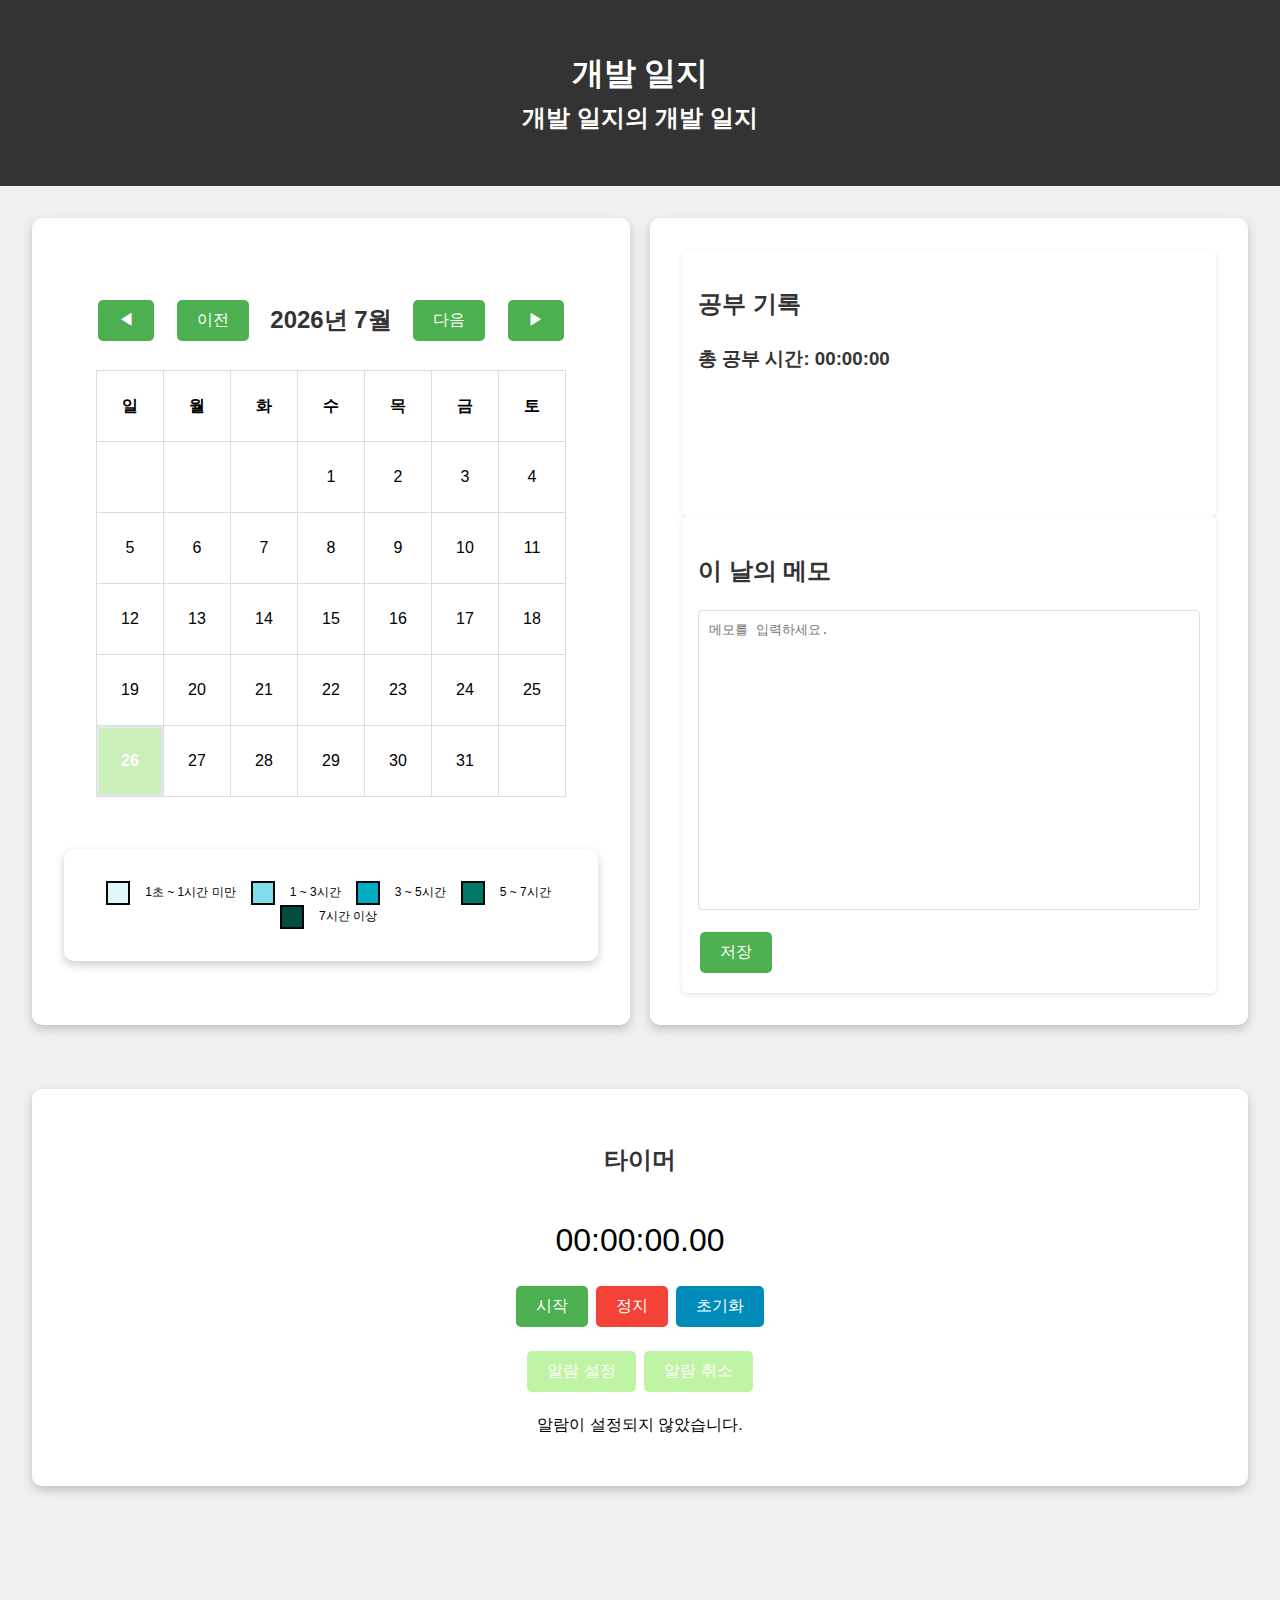
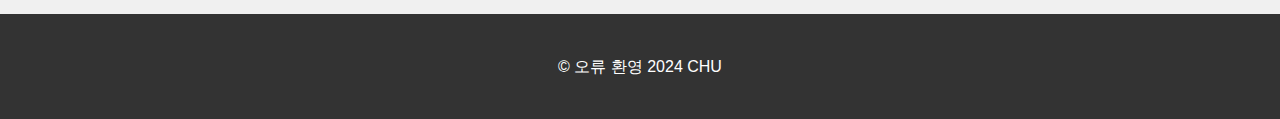
<file: index.html>
<!DOCTYPE html>
<html lang="ko">
<head>
    <link rel="icon" href="favicon.ico" type="image/x-icon" sizes="16x16">
    <meta charset="UTF-8">
    <meta name="viewport" content="width=device-width, initial-scale=1.0">
    <title>Chu Archive</title>
    <link rel="stylesheet" href="style.css">
    <link rel="stylesheet" href="https://cdnjs.cloudflare.com/ajax/libs/font-awesome/6.0.0-beta3/css/all.min.css"> <!--공부기록 수정, 제거버튼 라이브러리-->
</head>
<body> <!--내 프로젝트는 헤더 메인 푸터로 이루어져있다-->
    <header>
        <nav>
            <a href="https://youtu.be/GNwWFq1Xtu0?si=cxYF8Sy4jzbHcSLc" target="_blank" title="키미로쿠"><h1>개발 일지</h1></a>
        </nav>  
        <nav>
            <a href="dailyRecord.html" target="_blank" title="제곧내"><h2>개발 일지의 개발 일지</h2></a>
        </nav>
            
    </header>

    <main>
        <div id="calendar-notes-container">
            <section id="calendar">
                <div id="calendar-container">
                    <div id="calendar-header">
                        <button id="prev-year">&#9664;</button>
                        <button id="prev-month">이전</button>
                        <h2 id="current-month-year" title="Today"></h2>
                        <button id="next-month">다음</button>
                        <button id="next-year">&#9654;</button>
                    </div>
                    <table id="calendar-body">
                        <thead>
                            <tr>
                                <th>일</th><th>월</th><th>화</th><th>수</th><th>목</th><th>금</th><th>토</th>
                            </tr>
                        </thead>
                        <tbody></tbody>
                    </table>
                </div>

                <!-- 색상 지표 추가 -->
                <section id="color-legend">
                    <div class="legend-item" style="background-color: #e0f7fa;"></div>
                    <span class="legend-label">1초 ~ 1시간 미만</span>
                    <div class="legend-item" style="background-color: #80deea;"></div>
                    <span class="legend-label">1 ~ 3시간</span>
                    <div class="legend-item" style="background-color: #00acc1;"></div>
                    <span class="legend-label">3 ~ 5시간</span>
                    <div class="legend-item" style="background-color: #00796b;"></div>
                    <span class="legend-label">5 ~ 7시간</span>
                    <div class="legend-item" style="background-color: #004d40;"></div>
                    <span class="legend-label">7시간 이상</span>
                </section>

            </section>
                              
            <section id="notes">
                <div id="study-container">
                    <h2>공부 기록</h2>
                    <div id="study-records">
                        <!-- 과목과 공부 시간이 여기에 추가됩니다 이 안의 클래스는 study-record-->
                    </div>
                    <h3>총 공부 시간: <span id="total-study-time">00:00:00</span></h3>
                    <!-- h3안에 있기 때문에 span씀-->
                </div>
                
                <div id="memo-container">
                    <h2>이 날의 메모</h2>
                    <textarea id="memo-text" rows="5" placeholder="메모를 입력하세요."></textarea>
                    <button id="save-memo">저장</button>
                </div>
            </section>
        </div>

        <section id="timer">
            <h2>타이머</h2>
            <div id="timer-display">00:00:00.00</div>
            <div id="timer-buttons">
                <button id="start-timer">시작</button>
                <button id="stop-timer">정지</button>
                <button id="reset-timer">초기화</button>
            </div>
       <div id="alarm-buttons">
                <button id="set-alarm">알람 설정</button>
                <button id="cancel-alarm">알람 취소</button>
       </div>
            <p id="alarm-status">알람이 설정되지 않았습니다.</p>
        </section>
    </main>

    <footer>
        <p>&copy; 오류 환영 2024 CHU</p>
    </footer>

    <script src="script.js"></script>
</body>
</html>
</file>
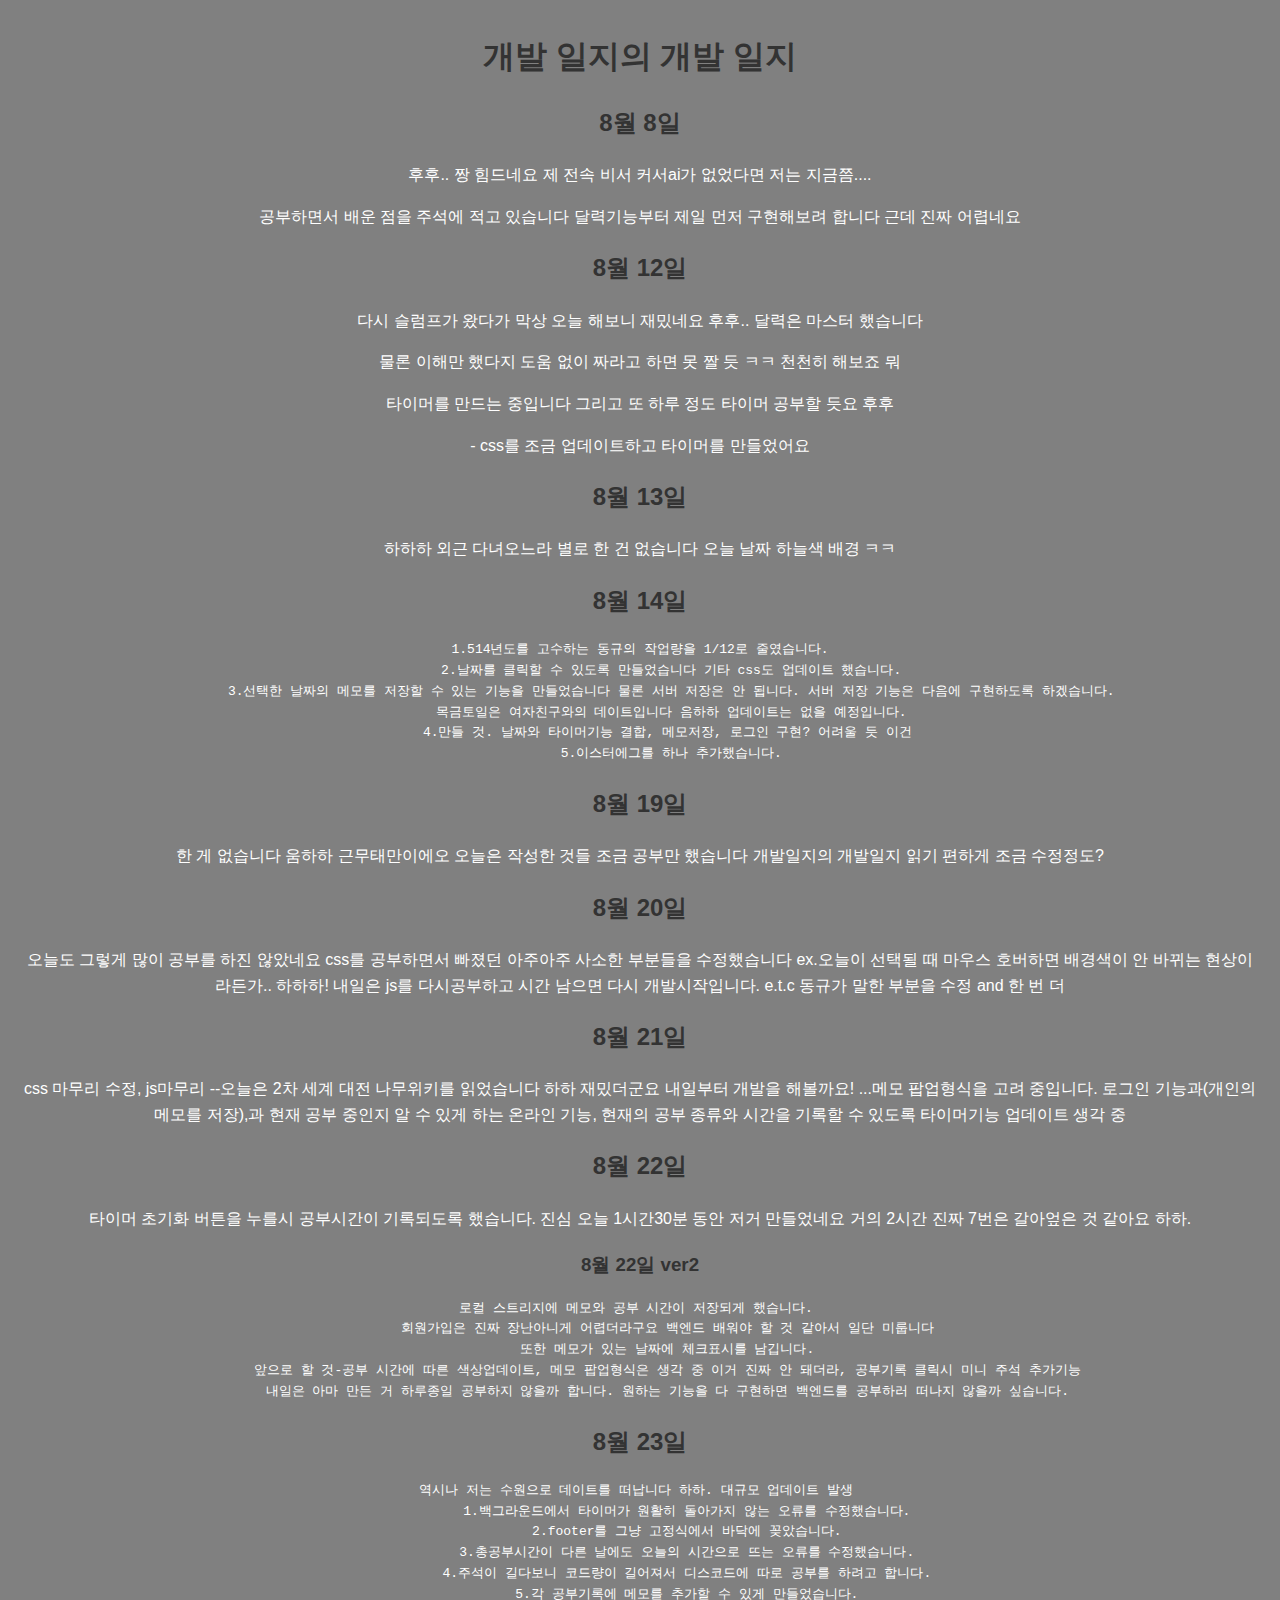
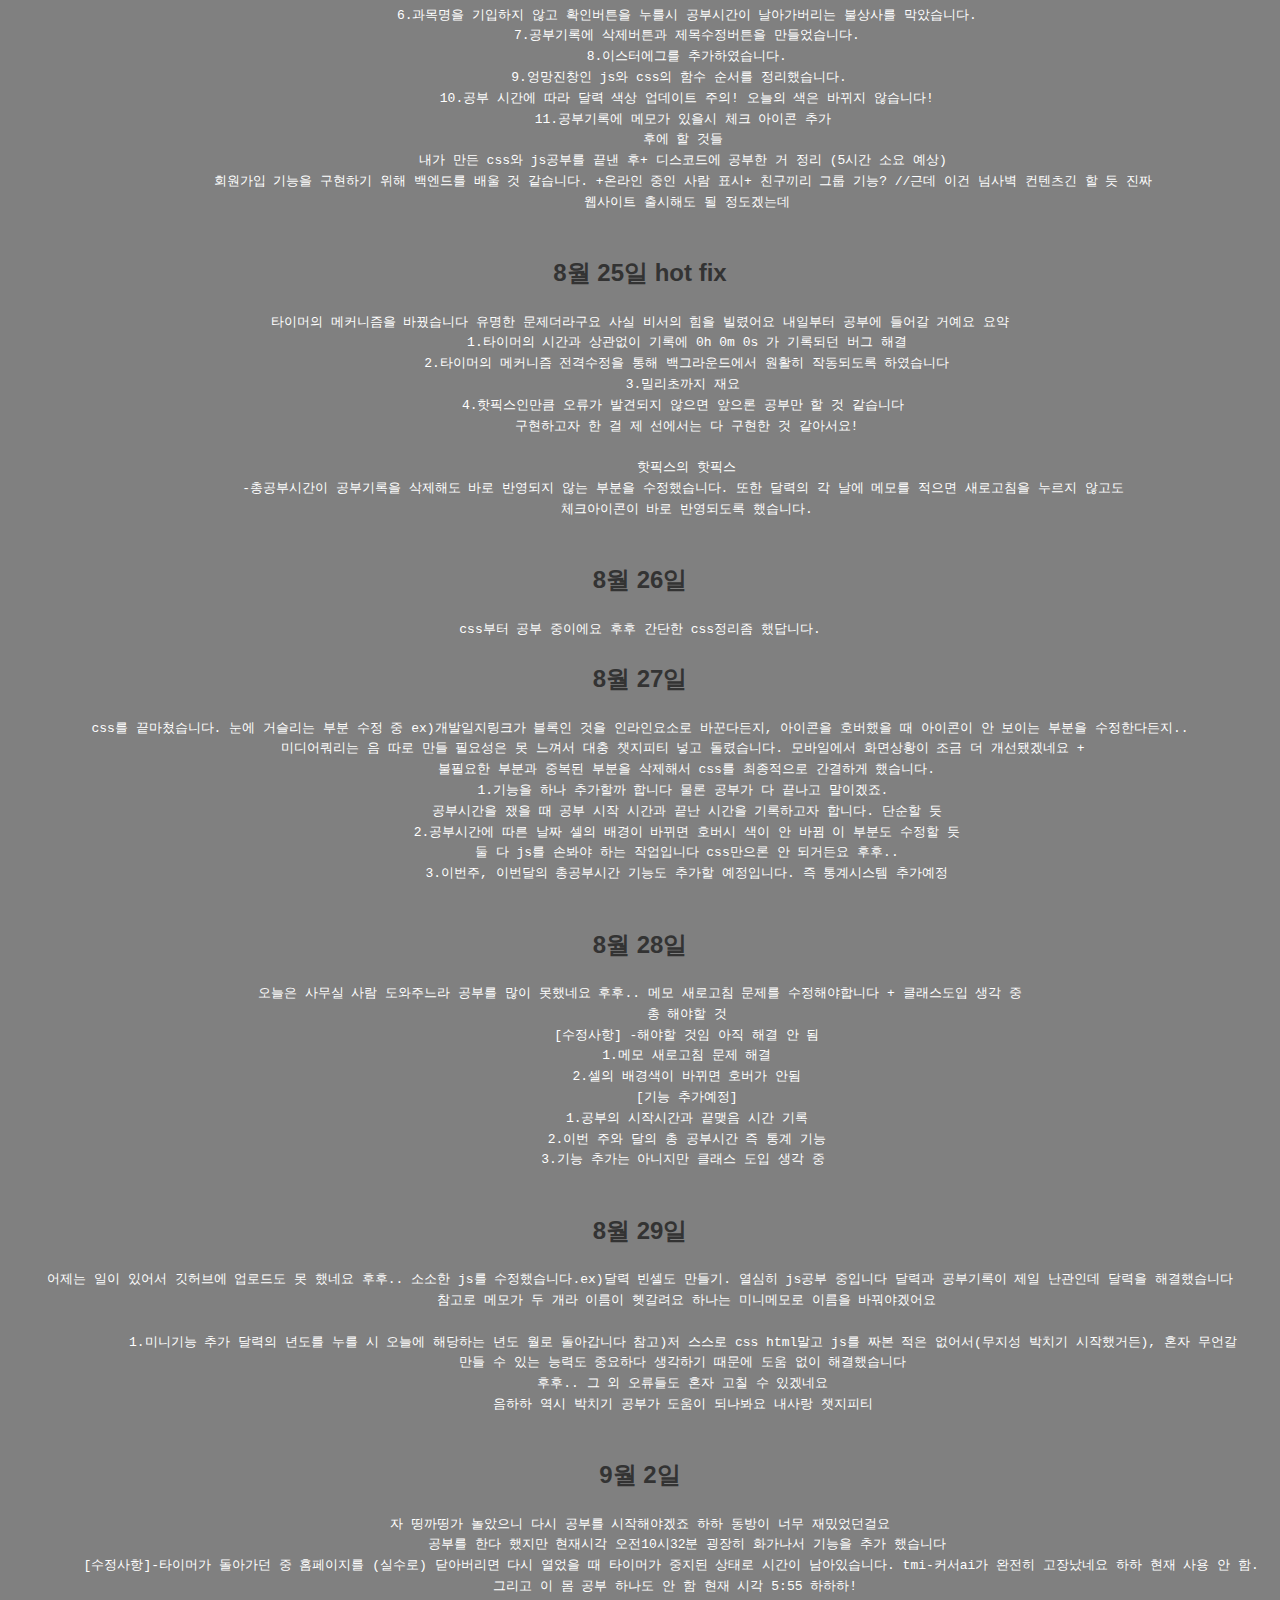
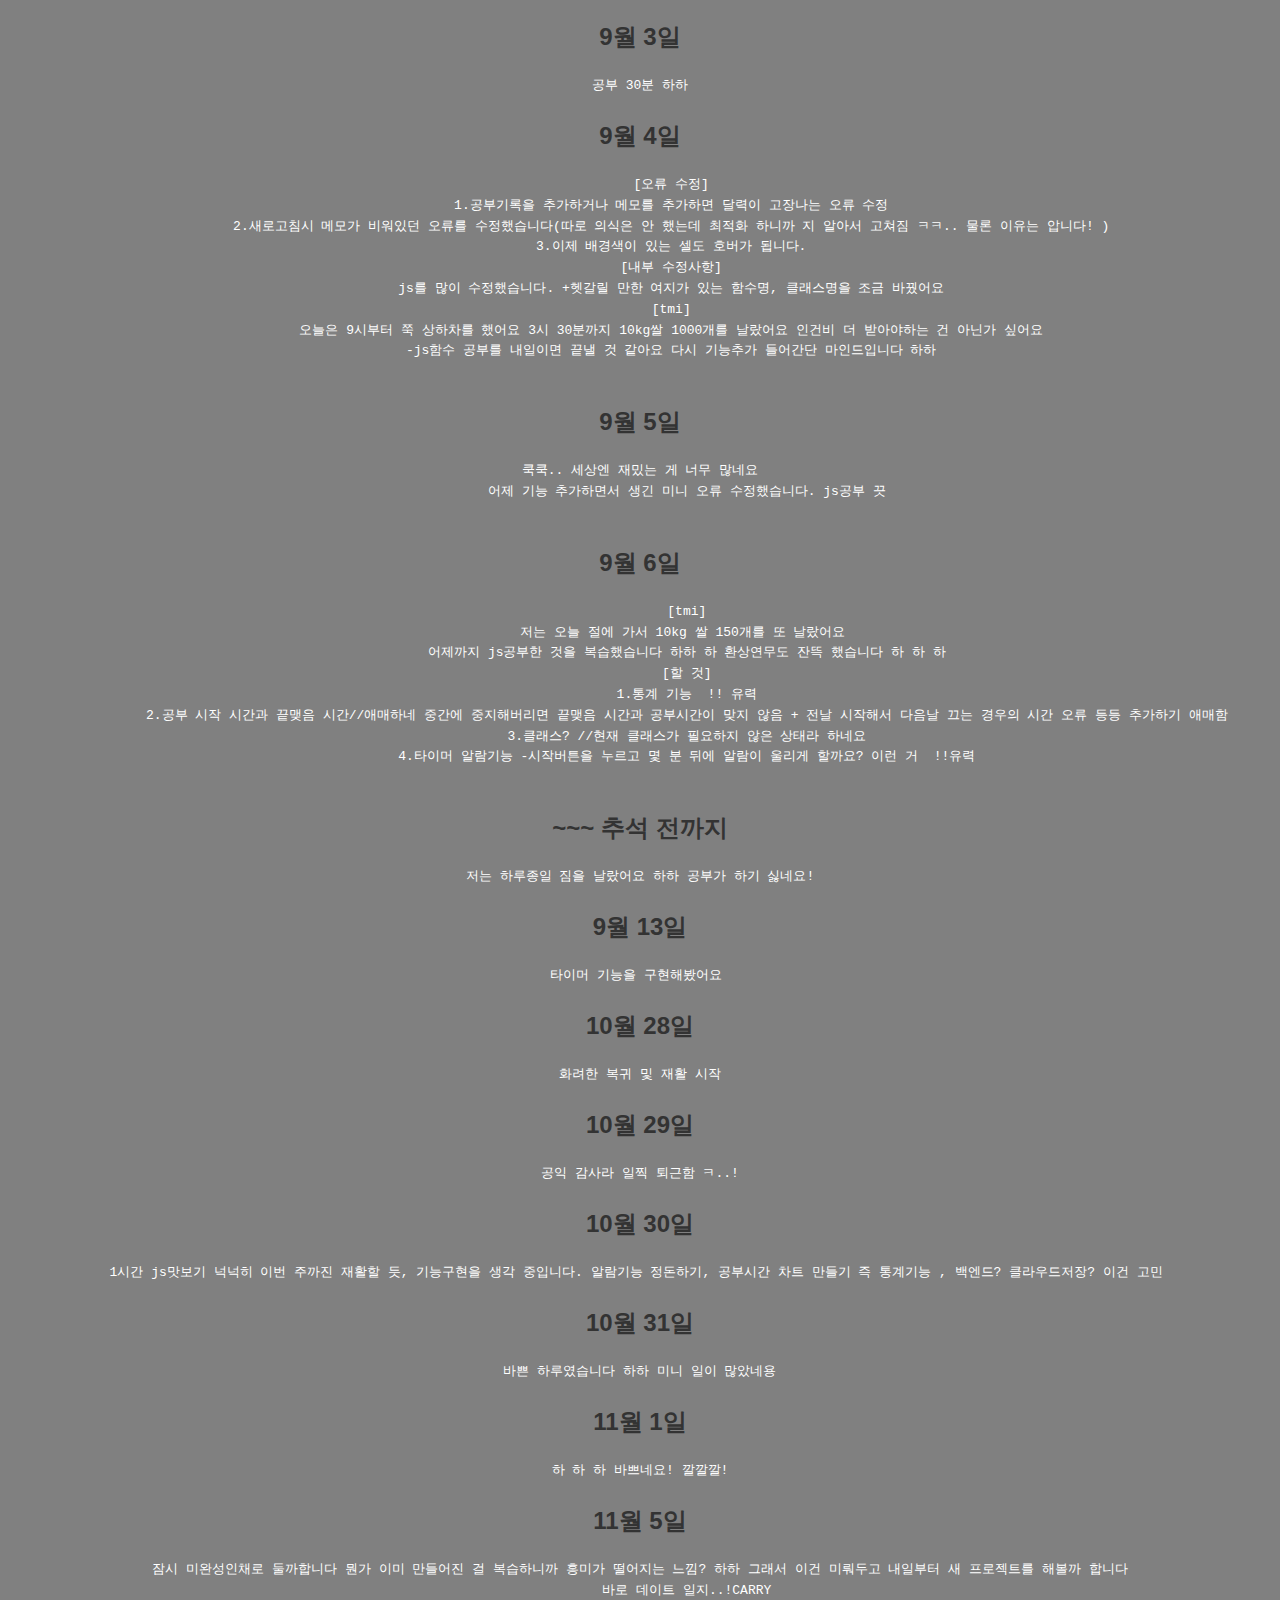
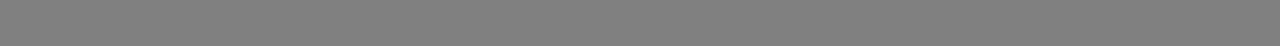
<file: dailyRecord.html>
<!DOCTYPE html>
<html lang="ko">
    <head>
        <link rel="icon" href="favicon.ico" type="image/x-icon" sizes="16x16">
        <meta charset="UTF-8">
        <meta name="viewport" content="width=device-width, initial-scale=1.0">
        <title>Chu Archive</title>
        <link rel="stylesheet" href="style.css">
    </head>
<body>
    <div class="dailyRecord">
        <a href="index.html"><h1>개발 일지의 개발 일지</h1></a>
        <h2>8월 8일</h2>
        <p>후후.. 짱 힘드네요 제 전속 비서 커서ai가 없었다면 저는 지금쯤....</p>
        <p>공부하면서 배운 점을 주석에 적고 있습니다 달력기능부터 제일 먼저 구현해보려 합니다 근데 진짜 어렵네요</p>

        <h2>8월 12일</h2>
        <p>다시 슬럼프가 왔다가 막상 오늘 해보니 재밌네요 후후.. 달력은 마스터 했습니다</p>
        <p>물론 이해만 했다지 도움 없이 짜라고 하면 못 짤 듯 ㅋㅋ 천천히 해보죠 뭐</p>
        <p>타이머를 만드는 중입니다 그리고 또 하루 정도 타이머 공부할 듯요 후후</p>
        <p>- css를 조금 업데이트하고 타이머를 만들었어요</p>

        <h2>8월 13일</h2>
        <p>하하하 외근 다녀오느라 별로 한 건 없습니다 오늘 날짜 하늘색 배경 ㅋㅋ</p>

        <h2>8월 14일</h2>
        <pre>1.514년도를 고수하는 동규의 작업량을 1/12로 줄였습니다.
        2.날짜를 클릭할 수 있도록 만들었습니다 기타 css도 업데이트 했습니다.
        3.선택한 날짜의 메모를 저장할 수 있는 기능을 만들었습니다 물론 서버 저장은 안 됩니다. 서버 저장 기능은 다음에 구현하도록 하겠습니다.
        목금토일은 여자친구와의 데이트입니다 음하하 업데이트는 없을 예정입니다.
        4.만들 것. 날짜와 타이머기능 결합, 메모저장, 로그인 구현? 어려울 듯 이건 
        5.이스터에그를 하나 추가했습니다.</pre>

        <h2>8월 19일</h2>
        <p>한 게 없습니다 움하하 근무태만이에오 오늘은 작성한 것들 조금 공부만 했습니다 개발일지의 개발일지 읽기 편하게 조금 수정정도?</p>

        <h2>8월 20일</h2>
        <p>오늘도 그렇게 많이 공부를 하진 않았네요 css를 공부하면서 빠졌던 아주아주 사소한 부분들을 수정했습니다 ex.오늘이 선택될 때 마우스 호버하면 배경색이 안 바뀌는 현상이라든가.. 하하하! 내일은 js를 다시공부하고 시간 남으면 다시 개발시작입니다. e.t.c 동규가 말한 부분을 수정 and 한 번 더</p>

        <h2>8월 21일</h2>
        <p>css 마무리 수정, js마무리 --오늘은 2차 세계 대전 나무위키를 읽었습니다 하하 재밌더군요 내일부터 개발을 해볼까요! ...메모 팝업형식을 고려 중입니다. 로그인 기능과(개인의 메모를 저장),과 현재 공부 중인지 알 수 있게 하는 온라인 기능, 현재의 공부 종류와 시간을 기록할 수 있도록 타이머기능 업데이트 생각 중</p>

        <h2>8월 22일</h2>
        <p>타이머 초기화 버튼을 누를시 공부시간이 기록되도록 했습니다. 진심 오늘 1시간30분 동안 저거 만들었네요 거의 2시간 진짜 7번은 갈아엎은 것 같아요 하하.</p>

        <h3>8월 22일 ver2</h3>
        <pre>로컬 스트리지에 메모와 공부 시간이 저장되게 했습니다. 
        회원가입은 진짜 장난아니게 어렵더라구요 백엔드 배워야 할 것 같아서 일단 미룹니다 
        또한 메모가 있는 날짜에 체크표시를 남깁니다. 
        앞으로 할 것-공부 시간에 따른 색상업데이트, 메모 팝업형식은 생각 중 이거 진짜 안 돼더라, 공부기록 클릭시 미니 주석 추가기능 
        내일은 아마 만든 거 하루종일 공부하지 않을까 합니다. 원하는 기능을 다 구현하면 백엔드를 공부하러 떠나지 않을까 싶습니다. </pre>
        <h2>8월 23일</h2>
        <pre>역시나 저는 수원으로 데이트를 떠납니다 하하. 대규모 업데이트 발생 
            1.백그라운드에서 타이머가 원활히 돌아가지 않는 오류를 수정했습니다.
            2.footer를 그냥 고정식에서 바닥에 꽂았습니다.
            3.총공부시간이 다른 날에도 오늘의 시간으로 뜨는 오류를 수정했습니다.
            4.주석이 길다보니 코드량이 길어져서 디스코드에 따로 공부를 하려고 합니다.
            5.각 공부기록에 메모를 추가할 수 있게 만들었습니다.
            6.과목명을 기입하지 않고 확인버튼을 누를시 공부시간이 날아가버리는 불상사를 막았습니다.
            7.공부기록에 삭제버튼과 제목수정버튼을 만들었습니다.
            8.이스터에그를 추가하였습니다.
            9.엉망진창인 js와 css의 함수 순서를 정리했습니다.  
            10.공부 시간에 따라 달력 색상 업데이트 주의! 오늘의 색은 바뀌지 않습니다!
            11.공부기록에 메모가 있을시 체크 아이콘 추가 
            후에 할 것들 
            내가 만든 css와 js공부를 끝낸 후+ 디스코드에 공부한 거 정리 (5시간 소요 예상) 
            회원가입 기능을 구현하기 위해 백엔드를 배울 것 같습니다. +온라인 중인 사람 표시+ 친구끼리 그룹 기능? //근데 이건 넘사벽 컨텐츠긴 할 듯 진짜 
            웹사이트 출시해도 될 정도겠는데
        </pre>

        <h2>8월 25일 hot fix</h2>
        <pre>타이머의 메커니즘을 바꿨습니다 유명한 문제더라구요 사실 비서의 힘을 빌렸어요 내일부터 공부에 들어갈 거예요 요약
            1.타이머의 시간과 상관없이 기록에 0h 0m 0s 가 기록되던 버그 해결
            2.타이머의 메커니즘 전격수정을 통해 백그라운드에서 원활히 작동되도록 하였습니다
            3.밀리초까지 재요 
            4.핫픽스인만큼 오류가 발견되지 않으면 앞으론 공부만 할 것 같습니다 
            구현하고자 한 걸 제 선에서는 다 구현한 것 같아서요!

            핫픽스의 핫픽스
            -총공부시간이 공부기록을 삭제해도 바로 반영되지 않는 부분을 수정했습니다. 또한 달력의 각 날에 메모를 적으면 새로고침을 누르지 않고도 
            체크아이콘이 바로 반영되도록 했습니다.
        </pre>
        <h2>8월 26일</h2>
        <pre>css부터 공부 중이에요 후후 간단한 css정리좀 했답니다.</pre>
        <h2>8월 27일</h2>
        <pre>css를 끝마쳤습니다. 눈에 거슬리는 부분 수정 중 ex)개발일지링크가 블록인 것을 인라인요소로 바꾼다든지, 아이콘을 호버했을 때 아이콘이 안 보이는 부분을 수정한다든지..
            미디어쿼리는 음 따로 만들 필요성은 못 느껴서 대충 챗지피티 넣고 돌렸습니다. 모바일에서 화면상황이 조금 더 개선됐겠네요 + 
            불필요한 부분과 중복된 부분을 삭제해서 css를 최종적으로 간결하게 했습니다.
            1.기능을 하나 추가할까 합니다 물론 공부가 다 끝나고 말이겠죠. 
            공부시간을 쟀을 때 공부 시작 시간과 끝난 시간을 기록하고자 합니다. 단순할 듯
            2.공부시간에 따른 날짜 셀의 배경이 바뀌면 호버시 색이 안 바뀜 이 부분도 수정할 듯
            둘 다 js를 손봐야 하는 작업입니다 css만으론 안 되거든요 후후..
            3.이번주, 이번달의 총공부시간 기능도 추가할 예정입니다. 즉 통계시스템 추가예정
        </pre>
        <h2>8월 28일</h2>
        <pre>오늘은 사무실 사람 도와주느라 공부를 많이 못했네요 후후.. 메모 새로고침 문제를 수정해야합니다 + 클래스도입 생각 중
            총 해야할 것
            [수정사항] -해야할 것임 아직 해결 안 됨
            1.메모 새로고침 문제 해결
            2.셀의 배경색이 바뀌면 호버가 안됨
            [기능 추가예정]
            1.공부의 시작시간과 끝맺음 시간 기록
            2.이번 주와 달의 총 공부시간 즉 통계 기능
            3.기능 추가는 아니지만 클래스 도입 생각 중 
        </pre>
        <h2>8월 29일</h2>
        <pre>어제는 일이 있어서 깃허브에 업로드도 못 했네요 후후.. 소소한 js를 수정했습니다.ex)달력 빈셀도 만들기. 열심히 js공부 중입니다 달력과 공부기록이 제일 난관인데 달력을 해결했습니다
            참고로 메모가 두 개라 이름이 헷갈려요 하나는 미니메모로 이름을 바꿔야겠어요
        
            1.미니기능 추가 달력의 년도를 누를 시 오늘에 해당하는 년도 월로 돌아갑니다 참고)저 스스로 css html말고 js를 짜본 적은 없어서(무지성 박치기 시작했거든), 혼자 무언갈 
            만들 수 있는 능력도 중요하다 생각하기 때문에 도움 없이 해결했습니다 
            후후.. 그 외 오류들도 혼자 고칠 수 있겠네요 
            음하하 역시 박치기 공부가 도움이 되나봐요 내사랑 챗지피티 
        </pre>

        <h2>9월 2일</h2>
        <pre>자 띵까띵가 놀았으니 다시 공부를 시작해야겠죠 하하 동방이 너무 재밌었던걸요
            공부를 한다 했지만 현재시각 오전10시32분 굉장히 화가나서 기능을 추가 했습니다
        [수정사항]-타이머가 돌아가던 중 홈페이지를 (실수로) 닫아버리면 다시 열었을 때 타이머가 중지된 상태로 시간이 남아있습니다. tmi-커서ai가 완전히 고장났네요 하하 현재 사용 안 함.
         그리고 이 몸 공부 하나도 안 함 현재 시각 5:55 하하하!</pre>
        <h2>9월 3일</h2>
        <pre>공부 30분 하하</pre>
        <h2>9월 4일</h2>
        <pre>
        [오류 수정]
        1.공부기록을 추가하거나 메모를 추가하면 달력이 고장나는 오류 수정
        2.새로고침시 메모가 비워있던 오류를 수정했습니다(따로 의식은 안 했는데 최적화 하니까 지 알아서 고쳐짐 ㅋㅋ.. 물론 이유는 압니다! )
        3.이제 배경색이 있는 셀도 호버가 됩니다.
        [내부 수정사항]
        js를 많이 수정했습니다. +헷갈릴 만한 여지가 있는 함수명, 클래스명을 조금 바꿨어요
        [tmi]
        오늘은 9시부터 쭉 상하차를 했어요 3시 30분까지 10kg쌀 1000개를 날랐어요 인건비 더 받아야하는 건 아닌가 싶어요
        -js함수 공부를 내일이면 끝낼 것 같아요 다시 기능추가 들어간단 마인드입니다 하하
        </pre>
        <h2>9월 5일</h2>
        <pre>쿡쿡.. 세상엔 재밌는 게 너무 많네요
            어제 기능 추가하면서 생긴 미니 오류 수정했습니다. js공부 끗
        </pre>
        <h2>9월 6일</h2>
        <pre>
            [tmi]
            저는 오늘 절에 가서 10kg 쌀 150개를 또 날랐어요 
            어제까지 js공부한 것을 복습했습니다 하하 하 환상연무도 잔뜩 했습니다 하 하 하
            [할 것]
            1.통계 기능  !! 유력
            2.공부 시작 시간과 끝맺음 시간//애매하네 중간에 중지해버리면 끝맺음 시간과 공부시간이 맞지 않음 + 전날 시작해서 다음날 끄는 경우의 시간 오류 등등 추가하기 애매함
            3.클래스? //현재 클래스가 필요하지 않은 상태라 하네요
            4.타이머 알람기능 -시작버튼을 누르고 몇 분 뒤에 알람이 울리게 할까요? 이런 거  !!유력
        </pre>
        <h2>~~~ 추석 전까지</h2>
        <pre>저는 하루종일 짐을 날랐어요 하하 공부가 하기 싫네요!</pre>
        <h2>9월 13일</h2>
        <pre>타이머 기능을 구현해봤어요 </pre>
        <h2>10월 28일</h2>
        <pre>화려한 복귀 및 재활 시작</pre>
        <h2>10월 29일</h2>
        <pre>공익 감사라 일찍 퇴근함 ㅋ..!</pre>
        <h2>10월 30일</h2>
        <pre>1시간 js맛보기 넉넉히 이번 주까진 재활할 듯, 기능구현을 생각 중입니다. 알람기능 정돈하기, 공부시간 차트 만들기 즉 통계기능 , 백엔드? 클라우드저장? 이건 고민 </pre>
        <h2>10월 31일</h2>
        <pre>바쁜 하루였습니다 하하 미니 일이 많았네용</pre>
        <h2>11월 1일</h2>
        <pre>하 하 하 바쁘네요! 깔깔깔!</pre>
        <h2>11월 5일</h2>
        <pre>잠시 미완성인채로 둘까합니다 뭔가 이미 만들어진 걸 복습하니까 흥미가 떨어지는 느낌? 하하 그래서 이건 미뤄두고 내일부터 새 프로젝트를 해볼까 합니다
            바로 데이트 일지..!CARRY
        </pre>
        </div>
      
</body>
</html>
</file>
<file: style.css>
/* 기본 스타일 */
body {
    font-family: 'Arial', sans-serif;
    line-height: 1.6; /*줄 높이*/
    margin: 0;
    padding: 0;
    min-height: 100vh; /* 뷰포트 바디가 항상 꽉차게 물론 초과일 순 있음 최소한임 최소한 시각정 일관성을 위해 중요함*/
    display: flex;
    flex-direction: column; /* 플렉스 자식 세로로 row도 맘에 들긴 함 고민좀 */
}

/* h, a 스타일 */
h1, h2, h3 {
    color: #333;
}

a {
    color: #4CAF50; /* 링크 색 언더바 색도 포함 */
    text-decoration: none;
}

a:hover {
    text-decoration: underline;
}


/* 헤더 스타일 */
header { 
    background-color: #333; /* 헤더 색상 변경 */
    padding: 3rem; /* 패딩을 늘려서 헤더 크기 증가 */
    text-align: center;
    color: #fff;
    display: flex;
    flex-direction: column;
}

header h1 {
    font-size: 2rem; /* 제목 크기 증가 */
    margin: 0; /* 제목의 기본 마진 제거 */
    color: #fff;
    display: inline;
}

header h2 {
    font-size: 1.5rem; /* 부제목 크기 증가 */
    margin: 0; /* 부제목의 기본 마진 제거 */
    color: #fff;
    display: inline;

}

/* 메인 스타일 */
main {
    flex: 1; /* 부모 요소의 남은 공간 다 차지 즉 헤더와 푸터를 제외한 나머지 공간을 main이 차지*/
    padding: 2rem;
    background-color: #f0f0f0;
}

/* 섹션 스타일 */
section { /* 메인과 묘하게 다른색 */
    background-color: #fff; 
    border-radius: 10px; /* 섹션 모서리 둥글게 */
    box-shadow: 0 4px 10px rgba(0,0,0,0.2); /* 수평 수직 흐림반경 */
    padding: 2rem; /* 섹션 패딩 증가 */
    margin-bottom: 2rem; /* 섹션 간 간격 증가 */
    transition: transform 0.3s; /* 섹션 애니메이션 효과 ex)마우스 호버할 때 transform속성변경시*/
}

section:hover {
    transform: translateY(-5px); /* 섹션 호버 시 위로 이동 */
}

/* 푸터 스타일 */
footer {
    background-color: #333;
    color: #fff;
    text-align: center;
    padding: 1.5rem;
    bottom: 0;
    box-sizing: border-box;
}

/* 달력과 메모 컨테이너 스타일 */
#calendar-notes-container {
    display: flex;
    justify-content: space-between; /* 균등 양끝 배치 */
    gap: 20px; /* 내용물 사이 간격 */
    margin-bottom: 2rem; /* 타이머랑 컨테이너 간격 */
    box-sizing: border-box; /* 박스 사이즈를 정해놓기 평상시엔 content-box임 */
}

/* 캘린더 스타일 */
#calendar {
    flex: 1; /*캘린더와 노트가 공평하게 넓이차지*/
    display: flex;
    flex-direction: column; /* 위에있음 플렉스 자식 세로로 */
}

#current-month-year:hover{
    cursor: pointer;
    text-decoration: underline;
    text-decoration-color: #333;
}

#calendar-container {
    /*width: 100%;*/
    /*margin: 0 auto;*/
    padding: 2rem; /* 패딩 조정 */
    box-sizing: border-box;
    user-select: none;
}

#calendar-header {
    display: flex;
    justify-content: space-between;
    align-items: center;
    margin-bottom: 10px;
    gap: 10px;  /*화면 줄였을 때 최소 갭*/
    user-select: none; /* 텍스트 선택 막기 */
}

#calendar-body {
    width: 100%;
    border-collapse: collapse; /* 테이블 선 중복 없애기 */
}

#calendar-body th, #calendar-body td {
    text-align: center;
    border: 1px solid #ddd;
    transition: all 0.3s linear; /* 상태변화시 애니메이션 */
    padding: 10px;
    height: 50px; /*컨텐츠의 높이만 의미함*/
    user-select: none; /* 텍스트 선택 막기 */
}

#calendar-body td {
    position: relative; /* 아이콘을 절대 위치로 배치하기 위해 필요 */    
}

#calendar-body td.today {
    background-color:rgb(228, 183, 183);
    font-weight: bold;
    box-shadow: 0 0 0 2px #e0e8f0 inset; /* inset은 요소 내부에 */
}   

#calendar-body td.selected {
    background-color: #cbefb8;
    color: white;
    box-shadow: 0 0 0 2px #e0e8f0 inset; /* inset은 요소 내부에 */
}

#calendar-body td.today.selected {
    background-color: #cbefb8;
    color: white;
    font-weight: bold;
    box-shadow: 0 0 0 2px #e0e8f0 inset; /* inset은 요소 내부에 */
}

#calendar-body td.today:hover{
    background-color: rgb(224, 145, 145);
}

#calendar-body td.selected:hover{
   background-color: #45a049;
}

#calendar-body td:hover {
    background-color: #c4c1c1;  
    cursor: pointer;
}



/* 캘린더 색상 지표 스타일 */
#color-legend {
    display: flex; 
    justify-content: center;
    flex-wrap: wrap; /*다른 줄로 넘어갈 수 있게끔*/
    margin-top: 20px;
    text-align: center;
    user-select: none;
}

.legend-item {
    width: 20px; /* 작은 크기로 조정 */
    height: 20px; /* 작은 크기로 조정 */
    margin: 0 5px;
    border: 2px solid #050505; /* 선택적: 구분을 위해 테두리 추가 */
}

.legend-label {
    margin: 0 10px;
    font-size: 12px; /* 폰트 크기를 조정 */
    line-height: 23px; /* 아이템과 텍스트가 수직 정렬되도록 */
}
/*여기까지공부*/

#notes{ /*섹션때매 패딩 2rem*/
    flex: 1; /*캘린더와 노트가 공평하게 넓이차지*/
    display: flex;
    flex-direction: column; /* 위에있음 플렉스 자식 세로로 */ 
}

#study-container, #memo-container {
    flex: 1;
    padding: 1rem;
    background-color: #fff;
    border-radius: 5px;
    box-shadow: 0 2px 5px rgba(0, 0, 0, 0.1);
}

#study-records {
    margin-bottom: 20px;
}

#study-records div { /*얘는 자식div를 뜻함 본인 div가 아니고 즉 각각의 공부기록 .study record랑 같은 말임*/
    background-color: #f9f9f9; /* 공부 기록 배경 색상 */
    border: 1px solid #ddd;
    border-radius: 5px;
    padding: 15px;
    margin-bottom: 10px;
    display: flex;
    justify-content: space-between; /* 양쪽 끝으로 정렬 */
    align-items: center; /* 교차축 중앙 정렬 */
    transition: background-color 0.3s, box-shadow 0.3s;
    position: relative; /* 수정 및 삭제 버튼을 절대 위치로 배치하기 위해 필요 */
    
}

#study-records div:hover {
    background-color: #e0e0e0; /* 공부 기록 호버 시 색상 변경 */
    box-shadow: 0 2px 5px rgba(0, 0, 0, 0.1);

}

#total-study-time {
    font-weight: bold;
}

.study-record button {
    background: none; /* 배경 제거 */
    border: none; /* 테두리 제거 */
    cursor: pointer; /* 커서 포인터로 변경 */
    margin-left: 0; /* 아이콘 간격 제거 */
    color: #333;
    font-weight: bold;
}

.study-record i {/*편집, 제거 아이콘*/
    font-size: 1.2rem; /* 아이콘 크기 조정 */
    color: #4CAF50; /* 아이콘 색상 */
    
}

.study-record button:hover i {
    color: #fff; /* 호버 시 아이콘 색상 변경 */
}


/* 이스터에그 배경색 */
.study-record.egg {
    background-color: #d0f0c0; /* 연두색 배경 */
}

/* 스터디 메모 편집기 스타일 */
.minimemo-editor {
    position: fixed;
    top: 50%;
    left: 50%;
    /*transform: translate(-50%, -50%); 그냥 이런 게 있다 정도만 알기*/
    background-color: #fff;
    border: 2px solid #ddd;
    padding: 20px;
    border-radius: 8px;
    box-shadow: 0 4px 8px rgba(0, 0, 0, 0.2);
    z-index: 1000; /* 다른 요소 위에 표시되도록 값이 클 수록 위레 표시*/
}

.minimemo-editor textarea {
    width: 100%;
    margin-bottom: 10px;
    resize: none;
}

.minimemo-editor button {
    margin-right: 10px;
}

/* 메모 스타일 */
#memo-text {
    width: 100%;
    flex-grow: 1; /* 여분을 공평하게 나누기 */
    min-height: 300px; /* 휴대폰을 위해 */
    resize: none; /* 텍스트 영역 크기조절 없애기 */
    padding: 10px;
    margin-bottom: 10px;
    border: 1px solid #ddd;
    border-radius: 4px;
    box-sizing: border-box; /* 이거 없으면 컨텐츠가 width 100% 먹고 패딩, 테두리 추가됨 */
}

/* 타이머 스타일 */
#timer {
    text-align: center;
    margin-top: 2rem;
    margin-bottom: 6rem; /* 타이머 아래 여백 더 증가 */
    padding-bottom: 2rem; /* 추가 패딩 */
}

#timer h2{
    user-select: none;
}
#timer-display {
    font-size: 2rem;
    margin-bottom: 1rem;
    padding-top: 1rem; /* 타이머 시간을 복사하고 싶을 수 있으니 유저 선택을 막지 않음 */
}

#timer-buttons {
    margin-bottom: 1rem; /* 버튼 아래 여백 더 증가 */
    user-select: none;
}

#alarm-buttons{
    user-select: none;
}

#alarm-status{
    user-select: none;
}

/* 버튼 스타일 */
button {
    background-color: #4CAF50;
    border: none;
    color: white;
    padding: 10px 20px;
    text-align: center;
    text-decoration: none;
    display: inline-block;
    font-size: 16px;
    margin: 4px 2px;
    cursor: pointer;
    border-radius: 5px;
    transition: background-color 0.3s, transform 0.2s; /* 버튼 애니메이션 효과 */
    user-select: none;
}

button:hover {
    background-color: #45a049;
    transform: scale(1.05); /* 버튼 호버 시 확대 */
}

button:focus {
    outline: none; /* 포커스 시 기본 테두리 제거 */
}

/* 타이머 버튼 스타일 */
#start-timer { background-color: #4CAF50; }
#start-timer:hover { background-color: #45a049; }

#stop-timer { background-color: #f44336; }
#stop-timer:hover { background-color: #da190b; }

#reset-timer { background-color: #008CBA; }
#reset-timer:hover { background-color: #007a9e; }

#set-alarm { background-color: #bff4a4;}
#set-alarm:hover {background-color: #a4e1a4;} /*색 마음에 듦*/

#cancel-alarm { background-color: #bff4a4;}
#cancel-alarm:hover {background-color: #a4e1a4;}
 
/* 개발일지의 개발일지 */
.dailyRecord {
    background-color: gray;
    color: white;
    padding: 10px 20px;
    text-align: center;
}

/* 체크 아이콘 스타일 */
.checkmark {
    width: 16px; /* 아이콘의 너비 */
    height: 16px; /* 아이콘의 높이 */
    background: url('5291043.png') no-repeat;
    background-size: contain; /* 아이콘이 셀에 맞게 조정되도록 이미지 비율은 유지*/
    display: inline-block;
    margin-left: 4px; /* 셀의 왼쪽 여백 */
}

#calendar-body td .checkmark {
    position: absolute; /* 셀 내에서 절대 위치 */
    bottom: 5px; /* 셀의 아래쪽 여백 */
    right: 5px; /* 셀의 오른쪽 여백 */
}


/* 기본 미디어 쿼리 */
@media (max-width: 1024px) {
    /* 테이블이나 카드 레이아웃을 그리드 레이아웃으로 변경할 때 */
    #calendar-notes-container {
        flex-direction: column;
    }
    #calendar, #notes {
        max-width: 100%;
    }
}

/* 모바일 화면을 위한 미디어 쿼리 */
@media (max-width: 768px) {
    /* 주요 섹션과 요소의 스타일 조정 */
    #calendar-notes-container {
        flex-direction: column;
    }
    #calendar {
        margin-bottom: 1rem; /* 하단 여백 조정 */
    }
    #notes {
        margin-top: 1rem; /* 상단 여백 조정 */
    }
    #study-container, #memo-container {
        padding: 1rem;
    }
    #study-records div {
        padding: 10px; /* 내부 여백 조정 */
    }
}

/* 소형 모바일 화면을 위한 미디어 쿼리 */
@media (max-width: 600px) {
    /* 더 작은 화면을 위한 스타일 조정 */
    main { 
        padding: 1rem;
        font-size: 0.9rem; /* 폰트 크기 조정 */
    }
    #calendar-container {
        max-width: 100%;
    }
    #timer-display {
        font-size: 1.5rem; /* 타이머 표시 크기 조정 */
    }
    button {
        padding: 8px 16px; /* 버튼 패딩 조정 */
    }
    #calendar-body td {
        height: 40px; /* 셀 높이 조정 */
        font-size: 0.8rem; /* 폰트 크기 조정 */
    }
    #memo-text {
        min-height: 150px; /* 메모 영역 최소 높이 조정 */
    }
}

/* 아주 작은 화면을 위한 미디어 쿼리 */
@media (max-width: 400px) {
    /* 아주 작은 화면에서의 스타일 조정 */
    header h1 {
        font-size: 1.5rem; /* 제목 크기 조정 */
    }
    header h2 {
        font-size: 1.2rem; /* 부제목 크기 조정 */
    }
    #study-records div {
        font-size: 0.8rem; /* 폰트 크기 조정 */
        padding: 8px; /* 내부 여백 조정 */
    }
    #timer-display {
        font-size: 1.2rem; /* 타이머 표시 크기 조정 */
    }
    button {
        font-size: 0.9rem; /* 버튼 폰트 크기 조정 */
    }
}
</file>
